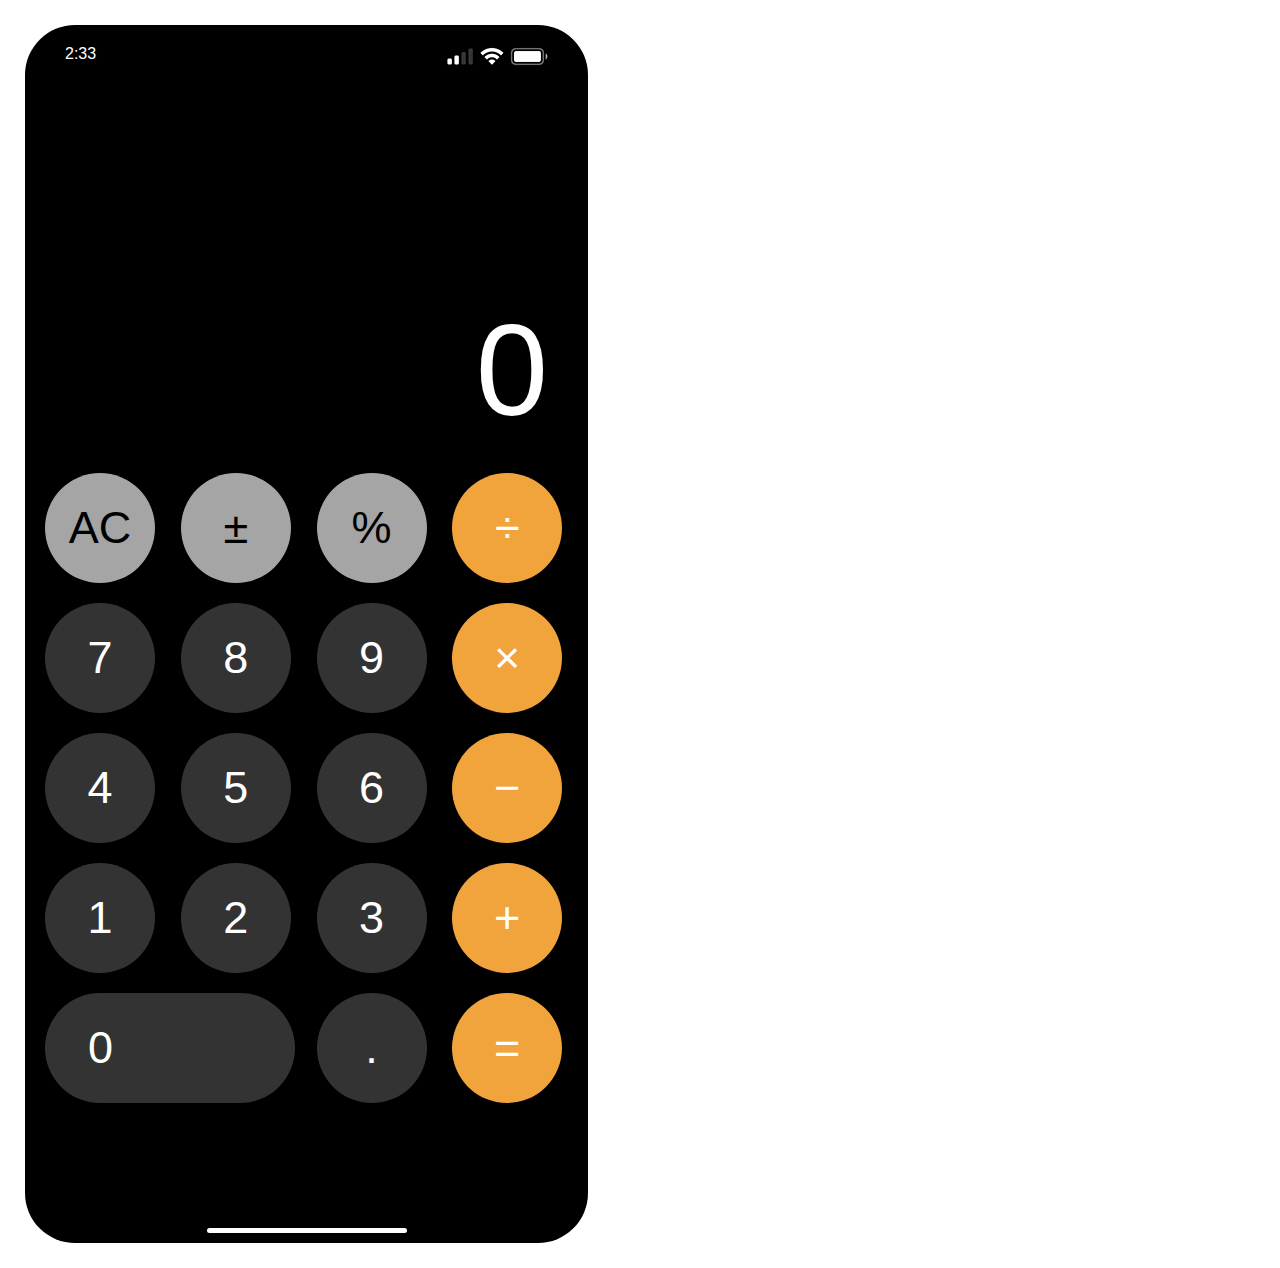
<file: ios_calc/index.html>
<!doctype html>
<html lang="en">
<head>
  <meta charset="UTF-8">
  <meta name="viewport"
        content="width=device-width, user-scalable=no, initial-scale=1.0, maximum-scale=1.0, minimum-scale=1.0">
  <meta http-equiv="X-UA-Compatible" content="ie=edge">
  <title>iPhone Calculator</title>
  <link rel="stylesheet" href="style.css">
</head>
<body>
  <div class="calculator">
    <div class="top-container">
      <div class="clock">
        <span class="hour"></span>:<span class="minute"></span>
      </div>
      <div class="status">
        <img src="assets/status.png" alt="Status">
      </div>
    </div>
    <div class="value">0</div>
    <div class="buttons-container">
      <div class="button function ac">AC</div>
      <div class="button function pm">±</div>
      <div class="button function percent">%</div>
      <div class="button operator division">÷</div>
      <div class="button number-7">7</div>
      <div class="button number-8">8</div>
      <div class="button number-9">9</div>
      <div class="button operator multiplication">×</div>
      <div class="button number-4">4</div>
      <div class="button number-5">5</div>
      <div class="button number-6">6</div>
      <div class="button operator subtraction">−</div>
      <div class="button number-1">1</div>
      <div class="button number-2">2</div>
      <div class="button number-3">3</div>
      <div class="button operator addition">+</div>
      <div class="button number-0">0</div>
      <div class="button decimal">.</div>
      <div class="button operator equal">=</div>
    </div>
    <div class="bottom"></div>
  </div>
<script src="main.js"></script>
</body>
</html>
</file>
<file: ios_calc/style.css>
* {
    box-sizing: border-box;
    margin: 0;
    padding: 0;
    user-select: none;
  }
  
  body {
    font-family: "Helvetica Neue", sans-serif;
    margin: 25px;
  }
  
  .calculator {
    background: black;
    border-radius: 50px;
    color: white;
    height: 1218px;
    padding: 20px;
    position: relative;
    width: 563px;
  }
  
  .top-container {
    display: flex;
    height: 250px;
    justify-content: space-between;
    padding: 0 20px;
  }
  
  .value {
    font-size: 130px;
    font-weight: 300;
    height: 158px;
    margin-bottom: 20px;
    margin-right: 20px;
    text-align: right;
  }
  
  .buttons-container {
    display: grid;
    grid-gap: 20px;
    grid-template-columns: repeat(4, 1fr);
    grid-template-rows: repeat(5, 1fr);
  }
  
  .button {
    align-items: center;
    background: #333;
    border-radius: 50%;
    cursor: pointer;
    display: flex;
    font-size: 45px;
    height: 110px;
    justify-content: center;
    transition: filter .3s;
    width: 110px;
  }
  
  .button.function {
    color: black;
    background: #a5a5a5;
  }
  
  .button.operator {
    background: #f1a33c;
  }
  
  .button.number-0 {
    border-radius: 55px;
    grid-column: 1 / span 2;
    justify-content: flex-start;
    padding-left: 43px;
    width: 250px;
  }
  
  .button:active,
  .button:focus {
    filter: brightness(120%);
  }
  
  .bottom {
    width: 200px;
    height: 5px;
    background: white;
    border-radius: 4px;
    position: absolute;
    bottom: 10px;
    left: 50%;
    transform: translateX(-50%);
  }
</file>
